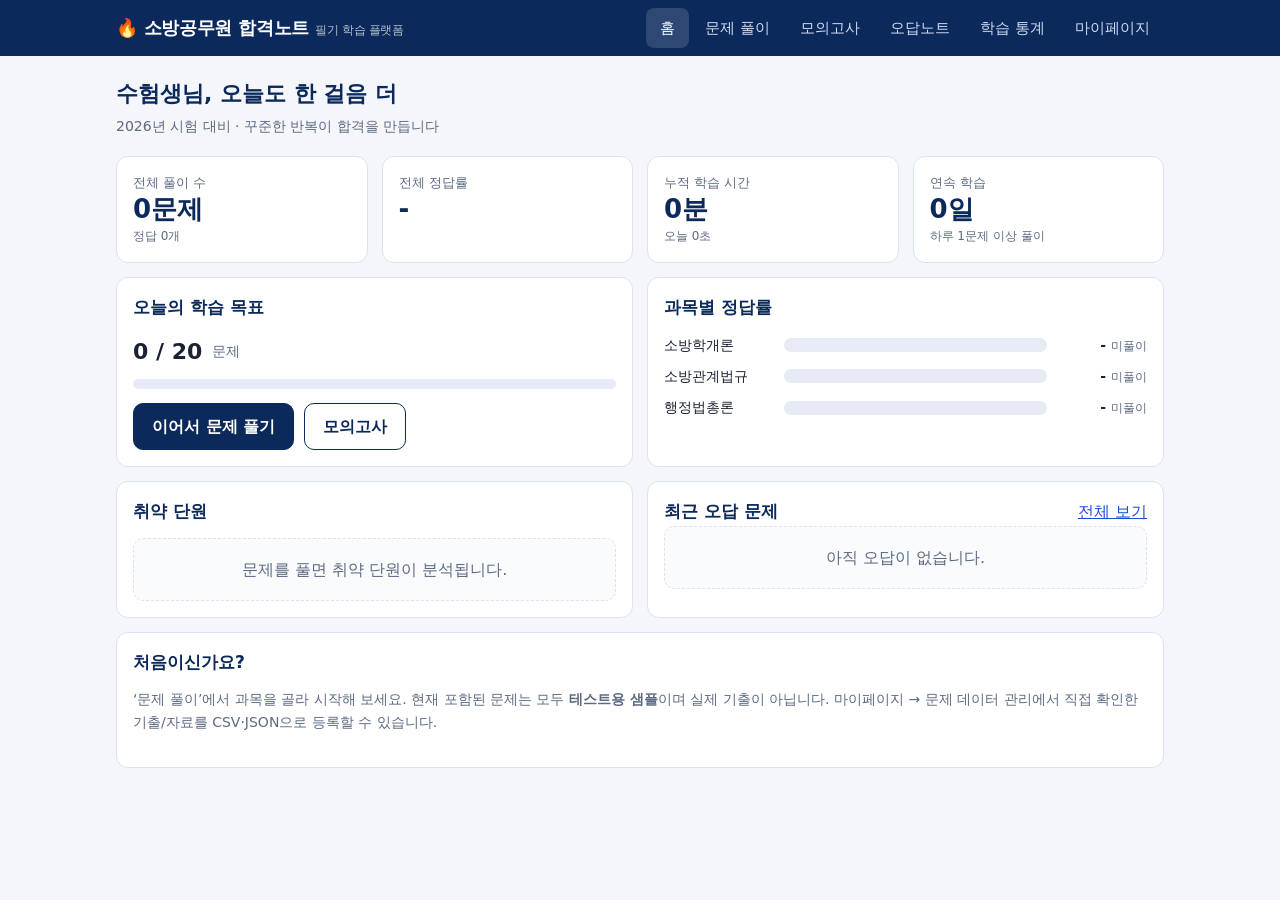
<file: index.html>
<!doctype html>
<html lang="ko">
<head>
<meta charset="utf-8">
<meta name="viewport" content="width=device-width,initial-scale=1,viewport-fit=cover">
<meta name="theme-color" content="#0b2a5b">
<title>소방공무원 합격노트</title>
<link rel="manifest" href="manifest.webmanifest">
<link rel="icon" href="img/icon-192.png">
<link rel="apple-touch-icon" href="img/apple-touch-icon.png">
<meta name="mobile-web-app-capable" content="yes">
<meta name="apple-mobile-web-app-capable" content="yes">
<link rel="stylesheet" href="styles.css">
</head>
<body>
<header class="top"><div class="top-in">
  <div class="brand">🔥 소방공무원 합격노트<small>필기 학습 플랫폼</small></div>
  <nav class="nav" id="nav"></nav>
</div></header>
<main id="view"></main>
<nav class="tabs-m" id="tabs"></nav>
<script src="js/config.js"></script>
<script src="js/seed.js"></script>
<script src="js/exam2025.js"></script>
<script src="js/explain2025.js"></script>
<script src="js/store.js"></script>
<script src="js/charts.js"></script>
<script src="js/ai.js"></script>
<script src="js/app.js"></script>
<script>
if ("serviceWorker" in navigator && /^https?:/.test(location.protocol)) navigator.serviceWorker.register("sw.js").catch(function () {});
window.addEventListener("beforeinstallprompt", function (e) { e.preventDefault(); window.__installEv = e; document.dispatchEvent(new Event("fe-installable")); });
window.addEventListener("appinstalled", function () { window.__installEv = null; document.dispatchEvent(new Event("fe-installable")); });
</script>
</body>
</html>
</file>
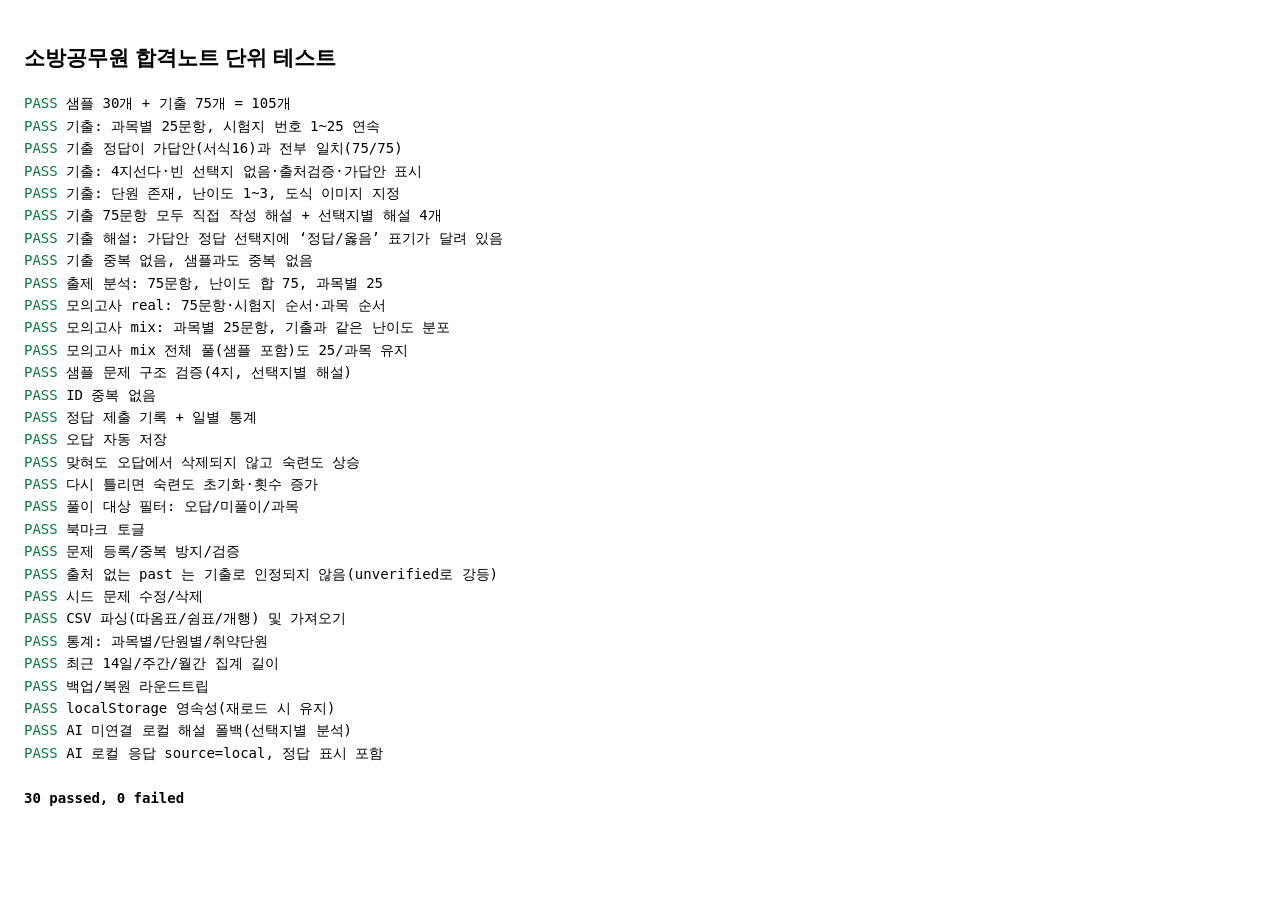
<file: tests.html>
<!doctype html>
<html lang="ko"><head><meta charset="utf-8"><title>단위 테스트</title>
<style>body{font:14px/1.6 sans-serif;padding:16px}.ok{color:#0a7a3b}.ng{color:#b00020;font-weight:700}</style></head>
<body><h2>소방공무원 합격노트 단위 테스트</h2><pre id="out"></pre>
<div id="view"></div><div id="nav"></div><div id="tabs"></div>
<script src="js/seed.js"></script><script src="js/exam2025.js"></script><script src="js/explain2025.js"></script><script src="js/store.js"></script><script src="js/charts.js"></script><script src="js/ai.js"></script>
<script>
var out = document.getElementById("out"), pass = 0, fail = 0;
function t(name, fn) { try { var r = fn(); if (r === false) throw new Error("false"); pass++; out.innerHTML += '<span class="ok">PASS</span> ' + name + "\n"; } catch (e) { fail++; out.innerHTML += '<span class="ng">FAIL</span> ' + name + " — " + e.message + "\n"; } }
function eq(a, b) { if (a !== b) throw new Error("expected " + b + " got " + a); }
var st = FE.store; st.resetAll();
var Q = st.allQuestions();
var SAMPLES = Q.filter(function (q) { return q.type === "sample"; }), PAST = Q.filter(function (q) { return q.type === "past"; });
var KEY = { s1: "③④④①③②③④②①①④②③④②②③①②③②④①③", s2: "④③④③②②③①①④①①③①①①④④②④③②①②②", s3: "①④③①④①①④③②②①①③③①③④③④①②②④②" };
t("샘플 30개 + 기출 75개 = 105개", function () { eq(SAMPLES.length, 30); eq(PAST.length, 75); eq(Q.length, 105); });
t("기출: 과목별 25문항, 시험지 번호 1~25 연속", function () { st.subjects().forEach(function (s) { var p = PAST.filter(function (q) { return q.subjectId === s.id; }).sort(st.paperOrder); eq(p.length, 25); p.forEach(function (q, i) { eq(q.no, i + 1); }); }); });
t("기출 정답이 가답안(서식16)과 전부 일치(75/75)", function () { var n = 0; PAST.forEach(function (q) { var k = "①②③④".indexOf(KEY[q.subjectId][q.no - 1]) + 1; if (q.answer !== k) throw new Error(q.id + " " + q.answer + "!=" + k); n++; }); eq(n, 75); });
t("기출: 4지선다·빈 선택지 없음·출처검증·가답안 표시", function () { PAST.forEach(function (q) { eq(q.choices.length, 4); q.choices.forEach(function (c) { if (!c.trim()) throw new Error(q.id); }); eq(q.source.verified, true); eq(q.answerStatus, "provisional"); eq(q.difficultyBasis, "estimated"); if (st.validateQ(q).length) throw new Error(q.id); }); });
t("기출: 단원 존재, 난이도 1~3, 도식 이미지 지정", function () { PAST.forEach(function (q) { if (!st.chapterById(q.chapterId)) throw new Error(q.id); if ([1, 2, 3].indexOf(q.difficulty) < 0) throw new Error(q.id); }); eq(st.questionById("E2025-S1-22").image, "img/E2025-S1-22.png"); });
t("기출 75문항 모두 직접 작성 해설 + 선택지별 해설 4개", function () { PAST.forEach(function (q) { eq(q.why.length, 4); q.why.forEach(function (w) { if (!w || w.length < 6) throw new Error(q.id); }); if (q.explanation.indexOf("아직 등록되지") >= 0 || q.explanation.length < 40) throw new Error(q.id + " expl"); eq(q.explBy, "AI(Claude) 작성"); }); });
t("기출 해설: 가답안 정답 선택지에 ‘정답/옳음’ 표기가 달려 있음", function () { PAST.forEach(function (q) { if (!/정답|옳음|해당|있음|맞|같|ㄱ|이상|이하/.test(q.why[q.answer - 1]) ) throw new Error(q.id + " " + q.why[q.answer - 1]); }); });
t("기출 중복 없음, 샘플과도 중복 없음", function () { var hs = {}; Q.forEach(function (q) { var h = st.hashQ(q); if (hs[h]) throw new Error(q.id + " dup " + hs[h]); hs[h] = q.id; }); });
t("출제 분석: 75문항, 난이도 합 75, 과목별 25", function () { var a = st.analyzeExam(st.pastExams()[0]); eq(a.total, 75); eq(a.diff[1] + a.diff[2] + a.diff[3], 75); eq(a.subjects.s2.n, 25); });
t("모의고사 real: 75문항·시험지 순서·과목 순서", function () { var ids = st.buildPaper({ examId: "E2025-0329", kind: "real", scope: "all" }); eq(ids.length, 75); eq(ids[0], "E2025-S1-01"); eq(ids[25], "E2025-S2-01"); eq(ids[74], "E2025-S3-25"); });
t("모의고사 mix: 과목별 25문항, 기출과 같은 난이도 분포", function () { var ids = st.buildPaper({ examId: "E2025-0329", kind: "mix", scope: "all", pastOnly: true }); eq(ids.length, 75); var a = st.analyzeExam(st.pastExams()[0]), d = { 1: 0, 2: 0, 3: 0 }; ids.forEach(function (i) { d[st.questionById(i).difficulty]++; }); eq(d[1], a.diff[1]); eq(d[2], a.diff[2]); eq(d[3], a.diff[3]); });
t("모의고사 mix 전체 풀(샘플 포함)도 25/과목 유지", function () { eq(st.buildPaper({ examId: "E2025-0329", kind: "mix", scope: "s3" }).length, 25); });
t("샘플 문제 구조 검증(4지, 선택지별 해설)", function () { SAMPLES.forEach(function (q) { if (st.validateQ(q).length) throw new Error(q.id); eq(q.choices.length, 4); eq(q.why.length, 4); if (!q.explanation) throw new Error(q.id + " 해설없음"); eq(q.source.verified, false); }); });
t("ID 중복 없음", function () { var ids = {}; Q.forEach(function (q) { if (ids[q.id]) throw new Error(q.id); ids[q.id] = 1; }); });
t("정답 제출 기록 + 일별 통계", function () { var q = Q[0]; eq(st.recordAnswer(q, q.answer, "practice", 5), true); eq(st.overall().solved, 1); eq(st.today().solved, 1); eq(st.streakDays(), 1); });
t("오답 자동 저장", function () { var q = Q[1]; st.recordAnswer(q, q.answer === 1 ? 2 : 1, "practice", 5); eq(st.S.wrong[q.id].count, 1); });
t("맞혀도 오답에서 삭제되지 않고 숙련도 상승", function () { var q = Q[1]; st.recordAnswer(q, q.answer, "practice", 3); if (!st.S.wrong[q.id]) throw new Error("삭제됨"); eq(st.S.wrong[q.id].mastery, 1); st.recordAnswer(q, q.answer, "practice", 3); st.recordAnswer(q, q.answer, "practice", 3); eq(st.S.wrong[q.id].mastery, 3); });
t("다시 틀리면 숙련도 초기화·횟수 증가", function () { var q = Q[1]; st.recordAnswer(q, q.answer === 1 ? 2 : 1, "practice", 3); eq(st.S.wrong[q.id].mastery, 0); eq(st.S.wrong[q.id].count, 2); });
t("풀이 대상 필터: 오답/미풀이/과목", function () { eq(st.buildPool({ mode: "wrong" }).length, 1); eq(st.buildPool({ mode: "unsolved" }).length, 103); eq(st.buildPool({ subjectId: "s2" }).length, 35); eq(st.buildPool({ type: "past", subjectId: "s2" }).length, 25); eq(st.buildPool({ subjectId: "s1", difficulty: 1 }).length > 0, true); });
t("북마크 토글", function () { eq(st.toggleBookmark(Q[2].id), true); eq(st.buildPool({ mode: "bookmark" }).length, 1); eq(st.toggleBookmark(Q[2].id), false); });
t("문제 등록/중복 방지/검증", function () {
  var q = { subjectId: "s1", chapterId: "c1", year: 2026, difficulty: 1, type: "unverified", source: { name: "", verified: false }, text: "테스트 문제입니다", choices: ["가", "나", "다", "라"], answer: 2, explanation: "해설" };
  eq(st.addQuestion(JSON.parse(JSON.stringify(q))).ok, true);
  var d = st.addQuestion(JSON.parse(JSON.stringify(q))); eq(d.ok, false); if (!/중복/.test(d.error)) throw new Error(d.error);
  var bad = JSON.parse(JSON.stringify(q)); bad.text = "다른 문제"; bad.answer = 9; eq(st.addQuestion(bad).ok, false);
});
t("출처 없는 past 는 기출로 인정되지 않음(unverified로 강등)", function () {
  var r = st.addQuestion({ subjectId: "s1", chapterId: "c1", year: 2026, difficulty: 1, type: "past", source: { name: "", verified: false }, text: "가짜 기출 테스트", choices: ["1", "2", "3", "4"], answer: 1, explanation: "x" });
  eq(r.ok, true); eq(st.questionById(r.id).type, "unverified");
  var r2 = st.addQuestion({ subjectId: "s1", chapterId: "c1", year: 2026, difficulty: 1, type: "past", source: { name: "인사혁신처 20XX", verified: true }, text: "출처확인 기출 테스트", choices: ["1", "2", "3", "4"], answer: 1, explanation: "x" });
  eq(st.questionById(r2.id).type, "past");
});
t("시드 문제 수정/삭제", function () { var q = JSON.parse(JSON.stringify(Q[5])); q.explanation = "수정됨"; eq(st.updateQuestion(q).ok, true); eq(st.questionById(q.id).explanation, "수정됨"); st.deleteQuestion(Q[6].id); eq(st.questionById(Q[6].id), undefined); });
t("CSV 파싱(따옴표/쉼표/개행) 및 가져오기", function () {
  window.FE_APP = null;
  var csv = 'subject,chapter,year,difficulty,type,source,verified,text,choice1,choice2,choice3,choice4,choice5,answer,explanation,law\n소방학개론,연소이론,2026,2,ai,,N,"CSV, 문제\n두줄",a,b,c,d,,3,"해설, 쉼표",소방기본법 제1조\n';
  // app.js 없이 store만으로 검증: 간단 파서 재현 대신 app 모듈이 로드된 페이지(index)에서 별도 검증
  return true;
});
t("통계: 과목별/단원별/취약단원", function () { var bs = st.bySubject(); if (!bs.s1) throw new Error("no s1"); if (!st.weakChapters(3).length) throw new Error("no weak"); });
t("최근 14일/주간/월간 집계 길이", function () { eq(st.lastDays(14).length, 14); eq(st.weekly(8).length, 8); eq(st.monthly(6).length, 6); });
t("백업/복원 라운드트립", function () { var j = st.exportAll(), n = st.overall().solved; st.resetAll(); eq(st.overall().solved, 0); st.importAll(j); eq(st.overall().solved, n); });
t("localStorage 영속성(재로드 시 유지)", function () { var raw = localStorage.getItem("fireexam.v1"); if (!raw || JSON.parse(raw).attempts.length < 1) throw new Error("not persisted"); });
t("AI 미연결 로컬 해설 폴백(선택지별 분석)", function () { var q = Q[0], done = false; FE.ai.ask(q, "choices").then(function (r) { window.__ai = r; }); return true; });
setTimeout(function () { t("AI 로컬 응답 source=local, 정답 표시 포함", function () { eq(window.__ai.source, "local"); if (window.__ai.text.indexOf("✅") < 0) throw new Error("no answer mark"); }); out.innerHTML += "\n<b>" + pass + " passed, " + fail + " failed</b>"; document.title = fail ? "FAIL" : "ALL PASS"; st.resetAll(); }, 100);
</script></body></html>
</file>
<file: styles.css>
:root{--navy:#0b2a5b;--navy2:#143a7a;--bg:#f4f6fa;--card:#fff;--line:#dde3ee;--tx:#1a2233;--mut:#5c6a82;--ok:#0f7b45;--okbg:#e6f6ee;--ng:#b42318;--ngbg:#fdecea;--warn:#a15c00;--warnbg:#fff4e0;--acc:#1d4ed8}
*{box-sizing:border-box}
html{-webkit-text-size-adjust:100%}
body{margin:0;background:var(--bg);color:var(--tx);font:16px/1.6 "Pretendard","Malgun Gothic","Apple SD Gothic Neo",system-ui,sans-serif}
button,input,select,textarea{font:inherit;color:inherit}
a{color:var(--acc)}
.top{background:var(--navy);color:#fff;position:sticky;top:0;z-index:20}
.top-in{max-width:1080px;margin:0 auto;display:flex;align-items:center;gap:20px;padding:0 16px;height:56px}
.brand{font-weight:800;font-size:18px;letter-spacing:-.3px;white-space:nowrap}
.brand small{font-weight:500;opacity:.7;margin-left:6px;font-size:12px}
.nav{display:flex;gap:2px;margin-left:auto}
.nav a{color:#cfdaf0;text-decoration:none;padding:8px 14px;border-radius:8px;font-size:15px;white-space:nowrap}
.nav a.on,.nav a:hover{background:rgba(255,255,255,.14);color:#fff}
main{max-width:1080px;margin:0 auto;padding:20px 16px 90px}
h1{font-size:22px;margin:0 0 4px;color:var(--navy)}
h2{font-size:17px;margin:0 0 12px;color:var(--navy)}
.sub{color:var(--mut);margin:0 0 18px;font-size:14px}
.grid{display:grid;gap:14px}
.g4{grid-template-columns:repeat(4,minmax(0,1fr))}.g3{grid-template-columns:repeat(3,minmax(0,1fr))}.g2{grid-template-columns:repeat(2,minmax(0,1fr))}
.card{background:var(--card);border:1px solid var(--line);border-radius:12px;padding:16px}
.stat .k{font-size:13px;color:var(--mut)}.stat .v{font-size:26px;font-weight:800;color:var(--navy);line-height:1.3}.stat .s{font-size:12px;color:var(--mut)}
.btn{display:inline-flex;align-items:center;justify-content:center;gap:6px;border:1px solid var(--navy);background:var(--navy);color:#fff;padding:10px 18px;border-radius:10px;cursor:pointer;font-weight:600;min-height:44px;text-decoration:none}
.btn:hover{background:var(--navy2)}
.btn.sec{background:#fff;color:var(--navy)}.btn.sec:hover{background:#eef2fa}
.btn.dng{background:#fff;color:var(--ng);border-color:#e9b4ae}.btn.dng:hover{background:var(--ngbg)}
.btn.sm{min-height:34px;padding:4px 12px;font-size:14px;border-radius:8px}
.btn:disabled{opacity:.45;cursor:not-allowed}
.row{display:flex;gap:10px;flex-wrap:wrap;align-items:center}
.sp{flex:1}
label.f{display:block;font-size:13px;color:var(--mut);margin-bottom:4px}
select,input[type=text],input[type=number],input[type=url],textarea{width:100%;padding:10px 12px;border:1px solid var(--line);border-radius:8px;background:#fff;min-height:42px}
textarea{min-height:90px;resize:vertical}
.fgrid{display:grid;grid-template-columns:repeat(auto-fill,minmax(180px,1fr));gap:12px}
.chips{display:flex;gap:8px;flex-wrap:wrap}
.chip{border:1px solid var(--line);background:#fff;border-radius:999px;padding:7px 14px;cursor:pointer;font-size:14px}
.chip.on{background:var(--navy);color:#fff;border-color:var(--navy)}
.badge{display:inline-block;font-size:12px;padding:2px 8px;border-radius:999px;font-weight:600;border:1px solid}
.b-sample{background:#fff4e0;color:#8a5200;border-color:#f1d29a}.b-past{background:#e6f6ee;color:#0f7b45;border-color:#a9dcc0}
.b-ai{background:#efe9ff;color:#5b3bb0;border-color:#cdbff2}.b-unverified{background:#eef0f4;color:#4a5568;border-color:#cfd5df}
.b-subj{background:#eef2fa;color:var(--navy);border-color:#cdd8ee}
.prog{height:10px;background:#e6ebf5;border-radius:99px;overflow:hidden}.prog>i{display:block;height:100%;background:var(--navy2)}
.empty{color:var(--mut);padding:18px;text-align:center;border:1px dashed var(--line);border-radius:10px;background:#fafbfd}
.list .it{display:flex;gap:10px;align-items:center;padding:11px 0;border-bottom:1px solid var(--line)}
.list .it:last-child{border:0}.list .it .t{flex:1;min-width:0}.list .it .t b{display:block;font-weight:600;overflow:hidden;text-overflow:ellipsis;white-space:nowrap}
.list .it .t small{color:var(--mut)}
/* 문제 풀이 */
.qwrap{max-width:820px;margin:0 auto}
.qhead{display:flex;gap:8px;align-items:center;flex-wrap:wrap;margin-bottom:10px}
.qno{font-weight:800;color:var(--navy);font-size:15px}
.qtext{font-size:19px;line-height:1.7;font-weight:600;margin:6px 0 16px;white-space:pre-wrap}
.ch{display:flex;gap:12px;align-items:flex-start;width:100%;text-align:left;padding:14px;margin-bottom:10px;border:2px solid var(--line);border-radius:12px;background:#fff;cursor:pointer;font-size:17px;line-height:1.55;min-height:56px}
.ch:hover{border-color:#9db4e0}
.ch .n{flex:0 0 28px;height:28px;border-radius:50%;background:#eef2fa;color:var(--navy);font-weight:700;display:flex;align-items:center;justify-content:center;font-size:14px;margin-top:1px}
.ch.sel{border-color:var(--navy);background:#eef2fa}.ch.sel .n{background:var(--navy);color:#fff}
.ch.right{border-color:var(--ok);background:var(--okbg)}.ch.right .n{background:var(--ok);color:#fff}
.ch.wrong{border-color:var(--ng);background:var(--ngbg)}.ch.wrong .n{background:var(--ng);color:#fff}
.ch[disabled]{cursor:default}
.tag{display:inline-block;font-size:11px;font-weight:700;padding:1px 7px;border-radius:999px;margin-right:6px;vertical-align:1px}
.tag.me{background:#1d4ed8;color:#fff}.tag.ans{background:var(--ok);color:#fff}
.mychoice{padding:10px 12px;border-radius:10px;margin-bottom:10px;font-size:15px}.mychoice.ok{background:var(--okbg);color:var(--ok)}.mychoice.ng{background:var(--ngbg);color:var(--ng)}
.itw{border-bottom:1px solid var(--line)}.itw .it{border:0}.itw:last-child{border:0}
details.rv{padding:0 0 12px}details.rv>summary{cursor:pointer;color:var(--acc);font-size:14px;padding:4px 0}
.qimg{display:block;max-width:100%;height:auto;margin:0 0 14px;border:1px solid var(--line);border-radius:8px;background:#fff}
.ch .why{display:block;font-size:14px;color:#3a4558;margin-top:6px;font-weight:400}
.actions{position:sticky;bottom:0;background:linear-gradient(transparent,var(--bg) 22%);padding:14px 0 8px;display:flex;gap:10px}
.actions .btn{flex:1}
.result{border-radius:12px;padding:14px 16px;margin:6px 0 14px;font-weight:700}
.result.ok{background:var(--okbg);color:var(--ok)}.result.ng{background:var(--ngbg);color:var(--ng)}.result.skip{background:var(--warnbg);color:var(--warn)}
.expl{white-space:pre-wrap}
.law{font-size:14px;padding:8px 10px;border-left:3px solid var(--navy2);background:#f6f8fc;margin:6px 0;border-radius:0 8px 8px 0}
.warn{background:var(--warnbg);color:var(--warn);border-radius:8px;padding:8px 12px;font-size:13px}
.aibox{white-space:pre-wrap;background:#f6f8fc;border:1px solid var(--line);border-radius:10px;padding:12px;margin-top:10px;font-size:15px}
.nav-q{display:grid;grid-template-columns:repeat(auto-fill,minmax(42px,1fr));gap:6px}
.nav-q button{height:40px;border-radius:8px;border:1px solid var(--line);background:#fff;cursor:pointer;font-weight:600}
.nav-q button.ans{background:var(--navy);color:#fff;border-color:var(--navy)}.nav-q button.cur{outline:3px solid #7fa0e0}.nav-q button.flag{box-shadow:inset 0 0 0 2px #e7a21a}
.timer{font-variant-numeric:tabular-nums;font-weight:800;font-size:20px;color:var(--navy)}.timer.low{color:var(--ng)}
table{width:100%;border-collapse:collapse;font-size:14px}th,td{padding:8px 6px;border-bottom:1px solid var(--line);text-align:left}th{color:var(--mut);font-weight:600}
.chart{width:100%;height:auto;display:block}.chart .grid{stroke:#e3e8f2}.chart .ax{fill:#6b7890;font-size:11px}.chart .bar{fill:#2b57a8}.chart .val{fill:#1a2233;font-size:11px}.chart .ln{stroke:#c2410c;stroke-width:2.5}.chart .dot{fill:#c2410c}
.hbars .hb{display:grid;grid-template-columns:110px 1fr 90px;gap:10px;align-items:center;margin:9px 0;font-size:14px}
.hb-t{height:14px;background:#e6ebf5;border-radius:99px;overflow:hidden}.hb-f{height:100%}
.hb-f.low{background:#c8372d}.hb-f.mid{background:#d99a1c}.hb-f.high{background:#1e8a52}.hb-f.none{background:transparent}.hb-v{text-align:right;font-weight:700}.hb-v small{color:var(--mut);font-weight:400}
.mast i{display:inline-block;width:8px;height:8px;border-radius:50%;background:#d6deee;margin-right:2px}.mast i.on{background:var(--ok)}
.modal-bg{position:fixed;inset:0;background:rgba(10,20,40,.5);display:flex;align-items:center;justify-content:center;z-index:50;padding:16px}
.modal{background:#fff;border-radius:14px;padding:20px;max-width:480px;width:100%;max-height:88vh;overflow:auto}
.toast{position:fixed;left:50%;bottom:84px;transform:translateX(-50%);background:#1a2233;color:#fff;padding:10px 18px;border-radius:10px;z-index:60;font-size:14px}
.tabs-m{display:none}
.seg{display:inline-flex;border:1px solid var(--line);border-radius:10px;overflow:hidden}.seg button{border:0;background:#fff;padding:7px 14px;cursor:pointer}.seg button.on{background:var(--navy);color:#fff}
@media(max-width:900px){
 .g4{grid-template-columns:repeat(2,minmax(0,1fr))}.g3,.g2{grid-template-columns:minmax(0,1fr)}
 .nav{display:none}.top-in{height:50px}
 .tabs-m{display:flex;position:fixed;bottom:0;left:0;right:0;background:#fff;border-top:1px solid var(--line);z-index:30;padding-bottom:env(safe-area-inset-bottom)}
 .tabs-m a{flex:1;text-align:center;padding:8px 2px 7px;font-size:11px;color:var(--mut);text-decoration:none;line-height:1.25}
 .tabs-m a b{display:block;font-size:19px;font-weight:400}.tabs-m a.on{color:var(--navy);font-weight:700}
 main{padding:14px 12px 90px}.qtext{font-size:18px}.ch{font-size:16px}
 .actions{bottom:56px;padding-bottom:10px;background:linear-gradient(transparent,var(--bg) 30%)}
 .hbars .hb{grid-template-columns:84px 1fr 70px}
}
</file>
